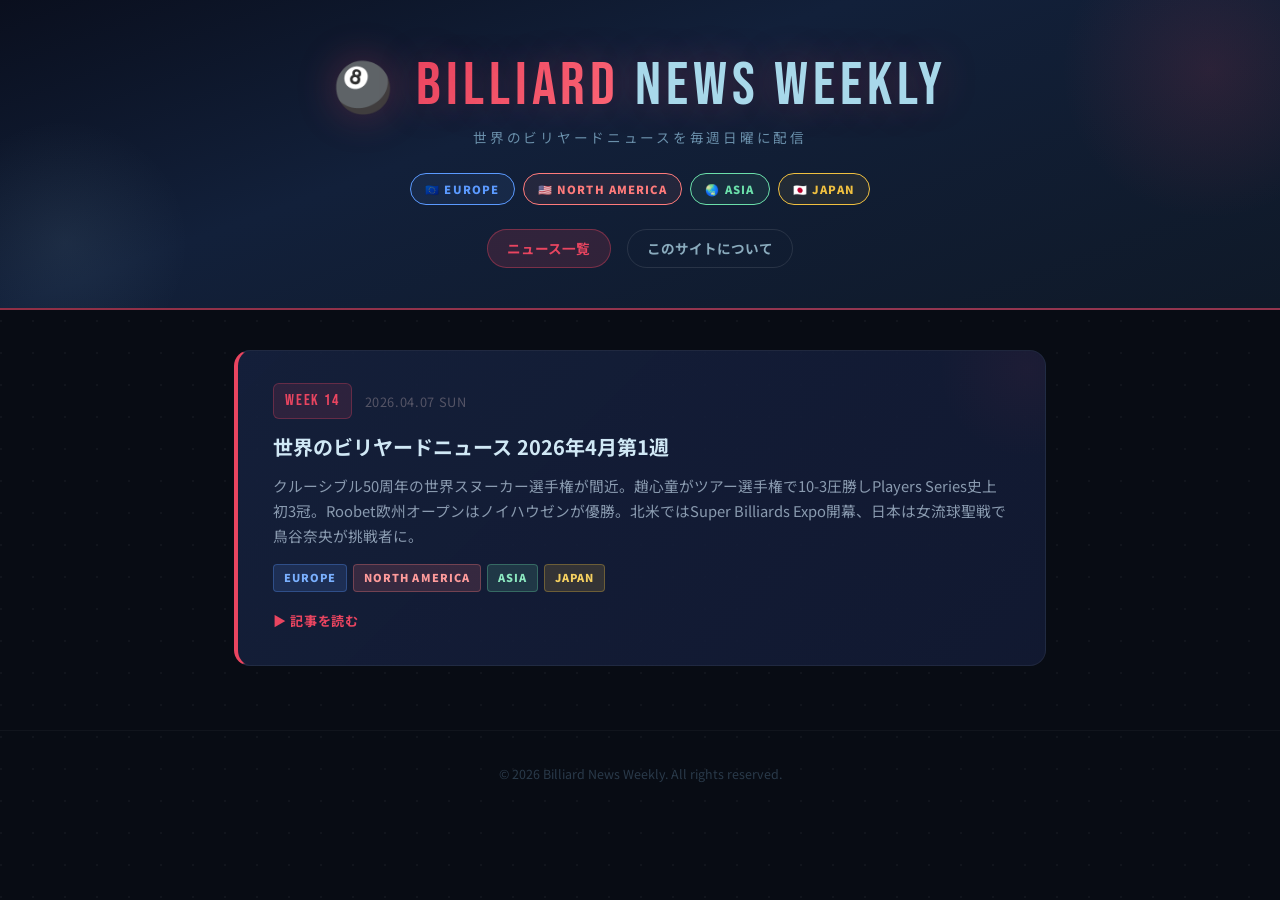
<file: index.html>
<!DOCTYPE html>
<html lang="ja">
<head>
  <meta charset="UTF-8">
  <meta name="viewport" content="width=device-width, initial-scale=1.0">
  <title>Billiard News Weekly - 世界のビリヤードニュース</title>
  <meta name="description" content="ヨーロッパ・北米・アジア・日本のビリヤード・スヌーカー・プールの最新ニュースを毎週日曜に配信。大会結果・選手情報・イベント情報をまとめてお届け。">
  <meta name="keywords" content="ビリヤード,スヌーカー,プール,ニュース,JPBA,JAPA,9ボール,10ボール,8ボール">
  <meta name="author" content="Billiard News Weekly">
  <meta name="google-site-verification" content="KVeQwLoVUD3M-bg9tCD7OpKXRF1hNLzjZKoh_iInORY" />
  <link rel="canonical" href="https://baka0910.github.io/billiards-blog/">
  <!-- OGP -->
  <meta property="og:type" content="website">
  <meta property="og:title" content="Billiard News Weekly - 世界のビリヤードニュース">
  <meta property="og:description" content="ヨーロッパ・北米・アジア・日本のビリヤード・スヌーカー・プールの最新ニュースを毎週日曜に配信。">
  <meta property="og:url" content="https://baka0910.github.io/billiards-blog/">
  <meta property="og:site_name" content="Billiard News Weekly">
  <meta property="og:image" content="https://baka0910.github.io/billiards-blog/ogp.png">
  <!-- Twitter Card -->
  <meta name="twitter:card" content="summary_large_image">
  <meta name="twitter:title" content="Billiard News Weekly - 世界のビリヤードニュース">
  <meta name="twitter:description" content="ヨーロッパ・北米・アジア・日本のビリヤード・スヌーカー・プールの最新ニュースを毎週日曜に配信。">
  <meta name="twitter:image" content="https://baka0910.github.io/billiards-blog/ogp.png">
  <link rel="stylesheet" href="style.css">
</head>
<body>
  <header>
    <div class="site-title">
      <span class="icon">🎱</span>
      <span class="billiard">BILLIARD</span> <span class="news">NEWS WEEKLY</span>
    </div>
    <p class="site-subtitle">世界のビリヤードニュースを毎週日曜に配信</p>
    <div class="region-bar">
      <span class="region-pill europe">🇪🇺 EUROPE</span>
      <span class="region-pill usa">🇺🇸 NORTH AMERICA</span>
      <span class="region-pill asia">🌏 ASIA</span>
      <span class="region-pill japan">🇯🇵 JAPAN</span>
    </div>
    <nav>
      <a href="index.html" class="active">ニュース一覧</a>
      <a href="about.html">このサイトについて</a>
    </nav>
  </header>

  <main>
    <div class="news-list">

      <a href="posts/2026-04-07_weekly-news.html" class="news-card">
        <div class="card-meta">
          <span class="card-week">WEEK 14</span>
          <span class="card-date">2026.04.07 SUN</span>
        </div>
        <h2>世界のビリヤードニュース 2026年4月第1週</h2>
        <p class="card-summary">クルーシブル50周年の世界スヌーカー選手権が間近。趙心童がツアー選手権で10-3圧勝しPlayers Series史上初3冠。Roobet欧州オープンはノイハウゼンが優勝。北米ではSuper Billiards Expo開幕、日本は女流球聖戦で鳥谷奈央が挑戦者に。</p>
        <div class="card-tags">
          <span class="tag tag-europe">EUROPE</span>
          <span class="tag tag-usa">NORTH AMERICA</span>
          <span class="tag tag-asia">ASIA</span>
          <span class="tag tag-japan">JAPAN</span>
        </div>
        <span class="read-more">▶ 記事を読む</span>
      </a>

    </div>
  </main>

  <footer>
    <p>&copy; 2026 Billiard News Weekly. All rights reserved.</p>
  </footer>
</body>
</html>
</file>
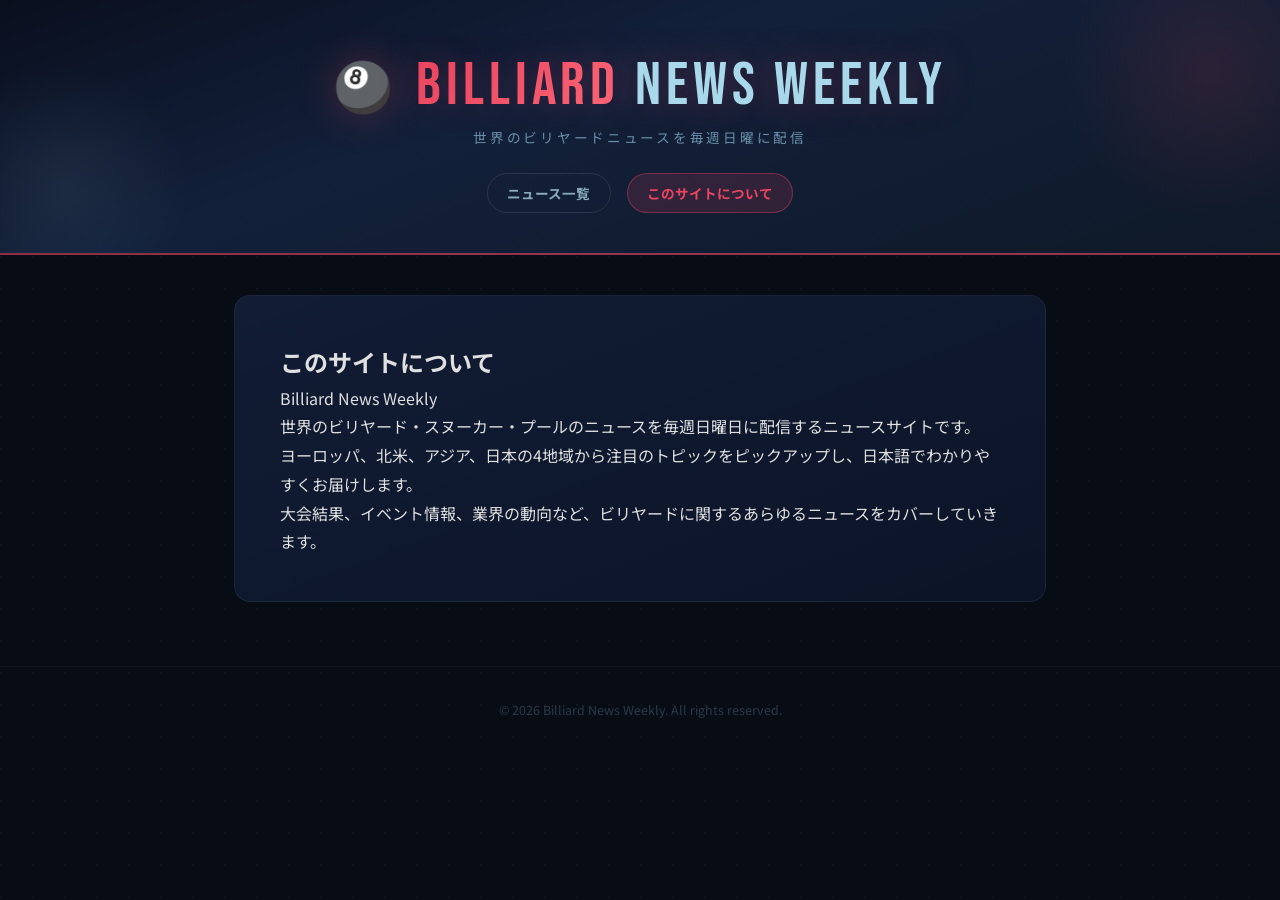
<file: about.html>
<!DOCTYPE html>
<html lang="ja">
<head>
  <meta charset="UTF-8">
  <meta name="viewport" content="width=device-width, initial-scale=1.0">
  <title>このサイトについて - Billiard News Weekly</title>
  <meta name="description" content="Billiard News Weeklyは、世界のビリヤード・スヌーカー・プールのニュースを毎週日曜日に配信するニュースサイトです。">
  <link rel="canonical" href="https://baka0910.github.io/billiards-blog/about.html">
  <meta property="og:type" content="website">
  <meta property="og:title" content="このサイトについて - Billiard News Weekly">
  <meta property="og:description" content="世界のビリヤードニュースを毎週日曜に配信。ヨーロッパ・北米・アジア・日本の4地域をカバー。">
  <meta property="og:url" content="https://baka0910.github.io/billiards-blog/about.html">
  <meta property="og:image" content="https://baka0910.github.io/billiards-blog/ogp.png">
  <meta name="twitter:card" content="summary_large_image">
  <link rel="stylesheet" href="style.css">
</head>
<body>
  <header>
    <div class="site-title">
      <span class="icon">🎱</span>
      <span class="billiard">BILLIARD</span> <span class="news">NEWS WEEKLY</span>
    </div>
    <p class="site-subtitle">世界のビリヤードニュースを毎週日曜に配信</p>
    <nav>
      <a href="index.html">ニュース一覧</a>
      <a href="about.html" class="active">このサイトについて</a>
    </nav>
  </header>

  <main>
    <article class="article-content">
      <h2>このサイトについて</h2>
      <time>Billiard News Weekly</time>
      <p>世界のビリヤード・スヌーカー・プールのニュースを毎週日曜日に配信するニュースサイトです。</p>
      <p>ヨーロッパ、北米、アジア、日本の4地域から注目のトピックをピックアップし、日本語でわかりやすくお届けします。</p>
      <p>大会結果、イベント情報、業界の動向など、ビリヤードに関するあらゆるニュースをカバーしていきます。</p>
    </article>
  </main>

  <footer>
    <p>&copy; 2026 Billiard News Weekly. All rights reserved.</p>
  </footer>
</body>
</html>
</file>
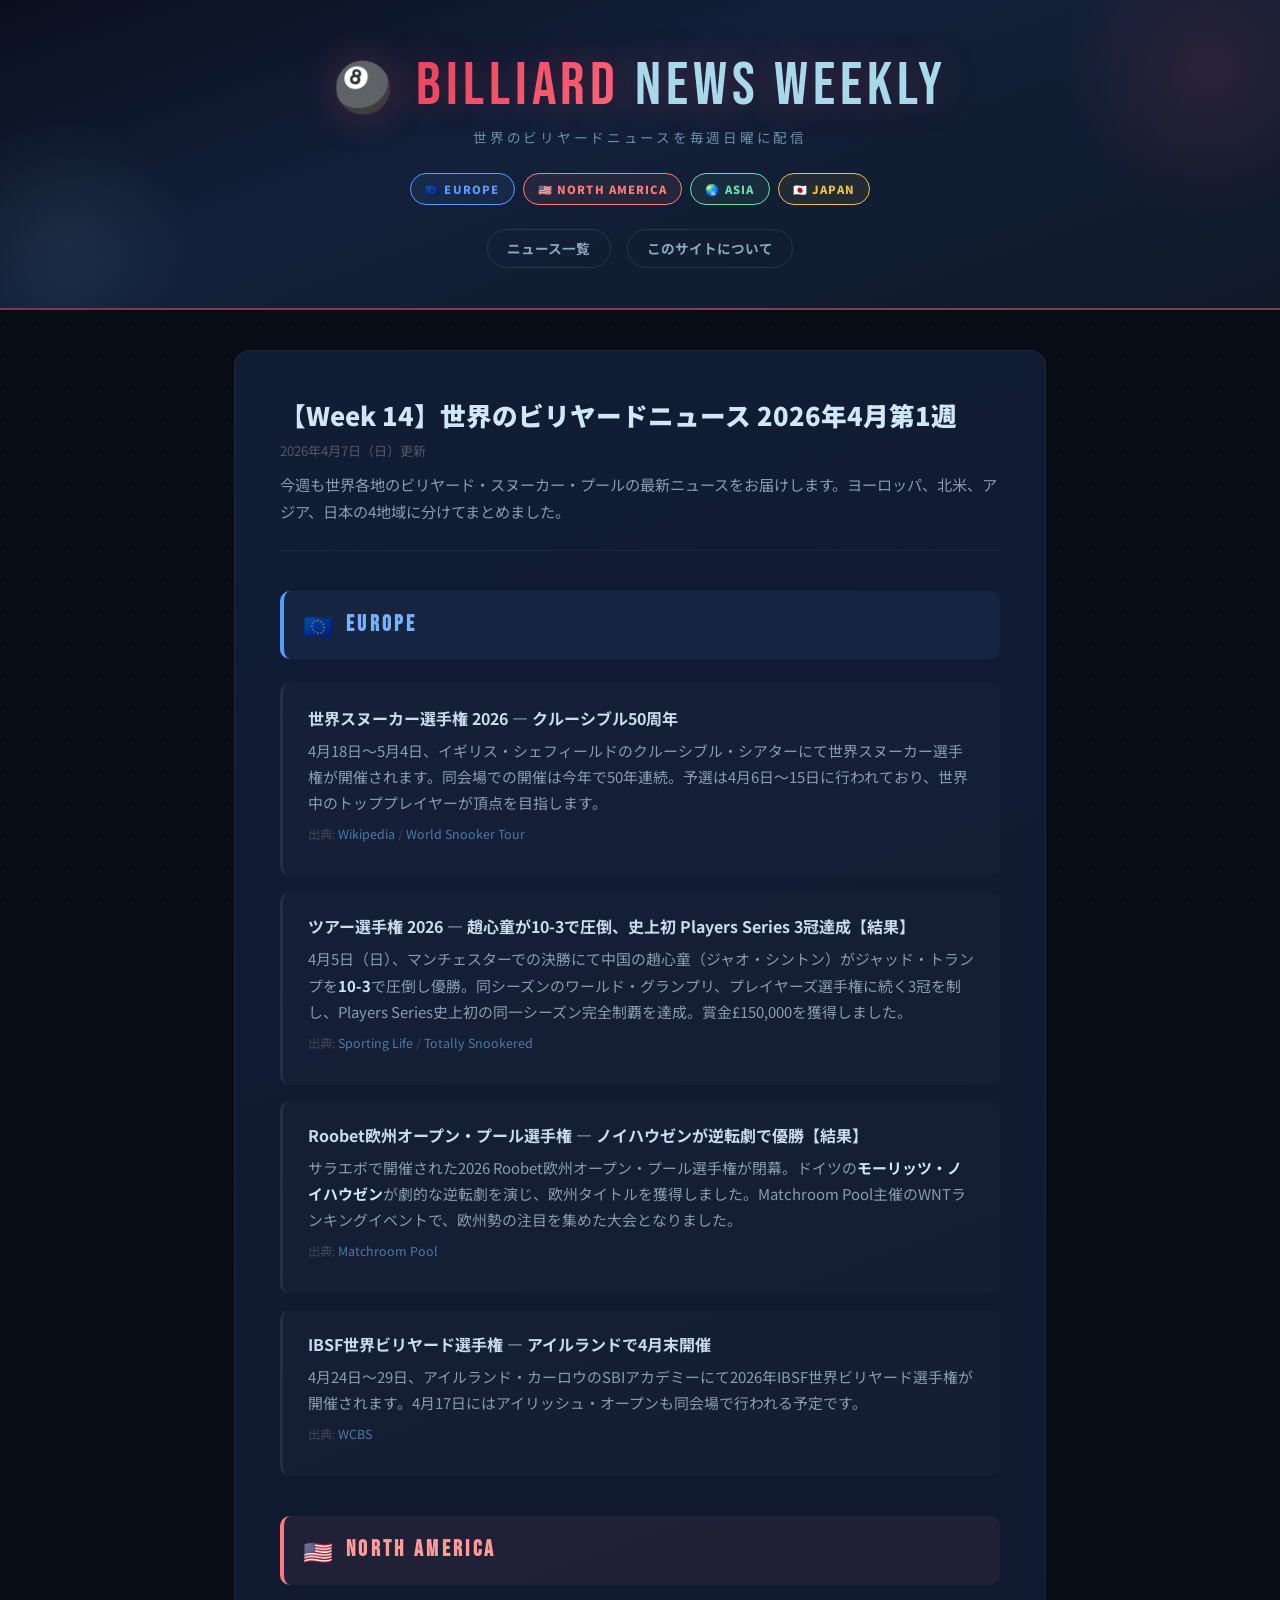
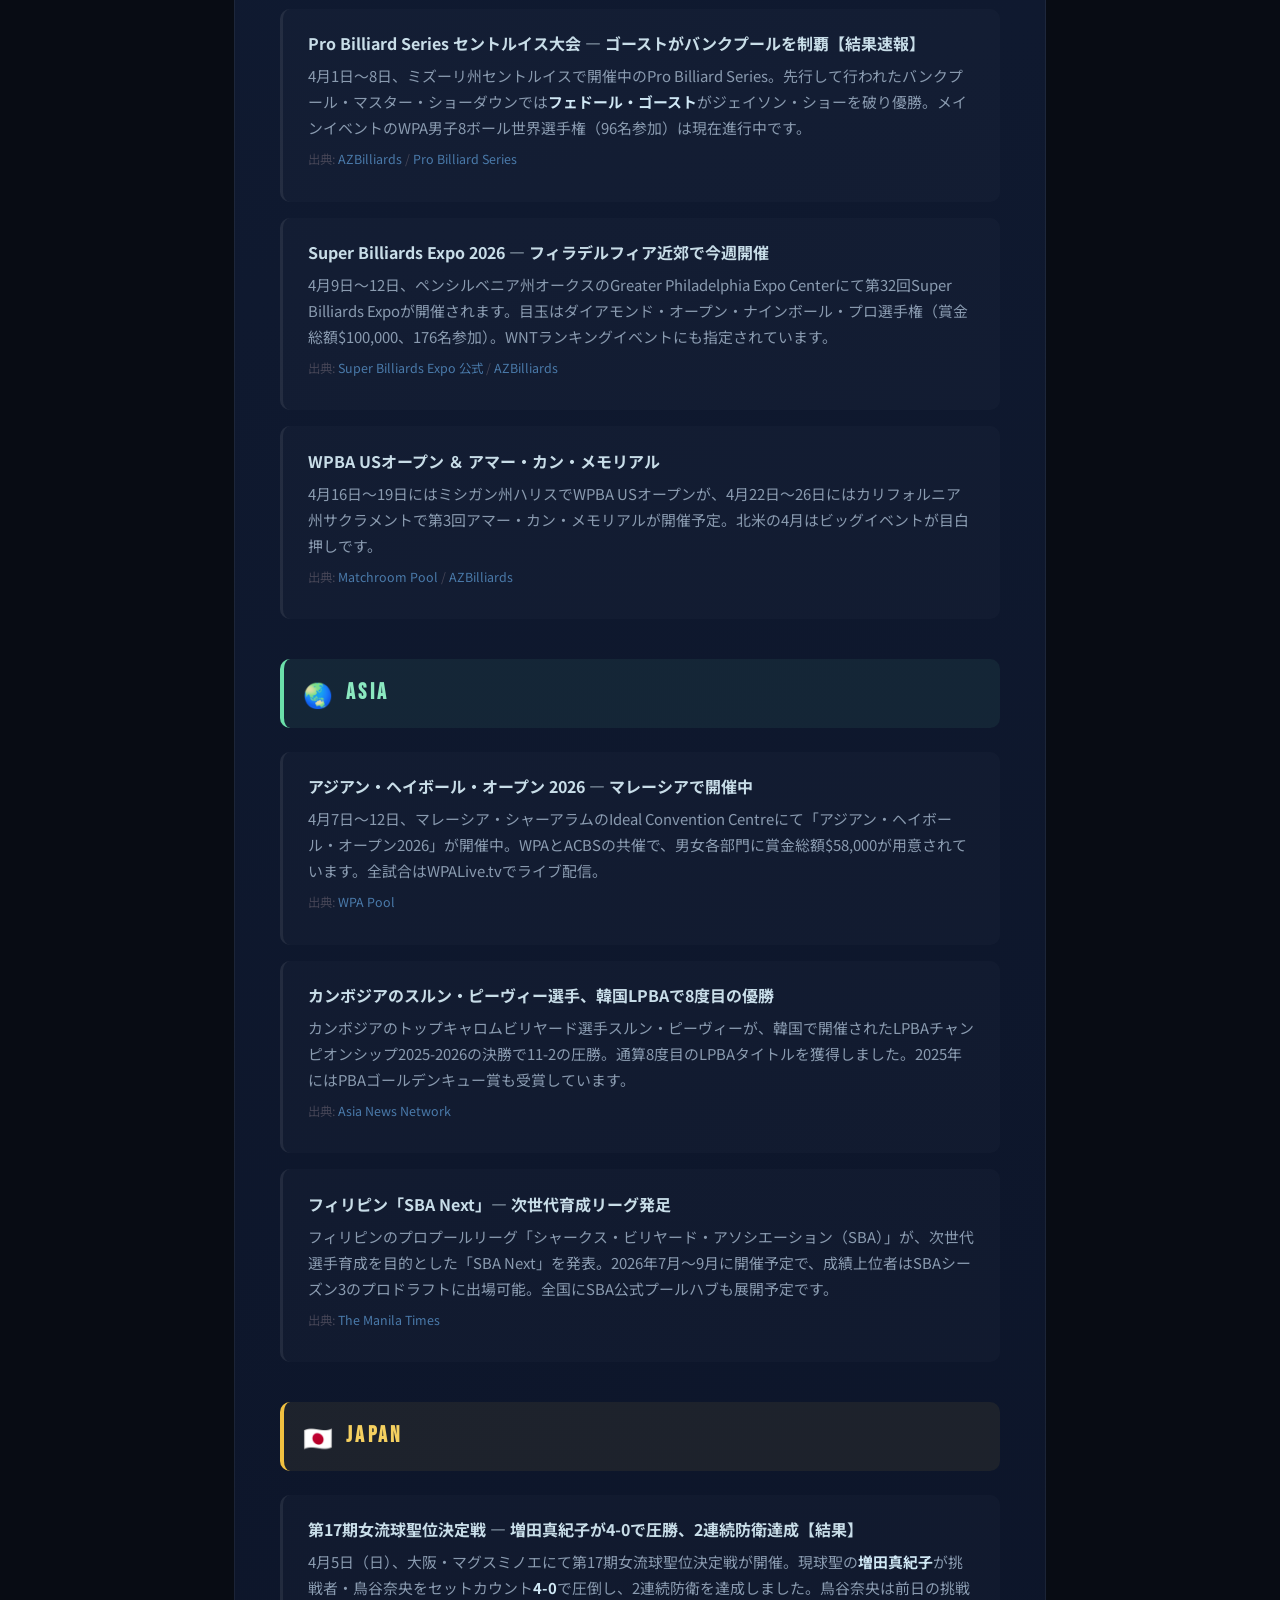
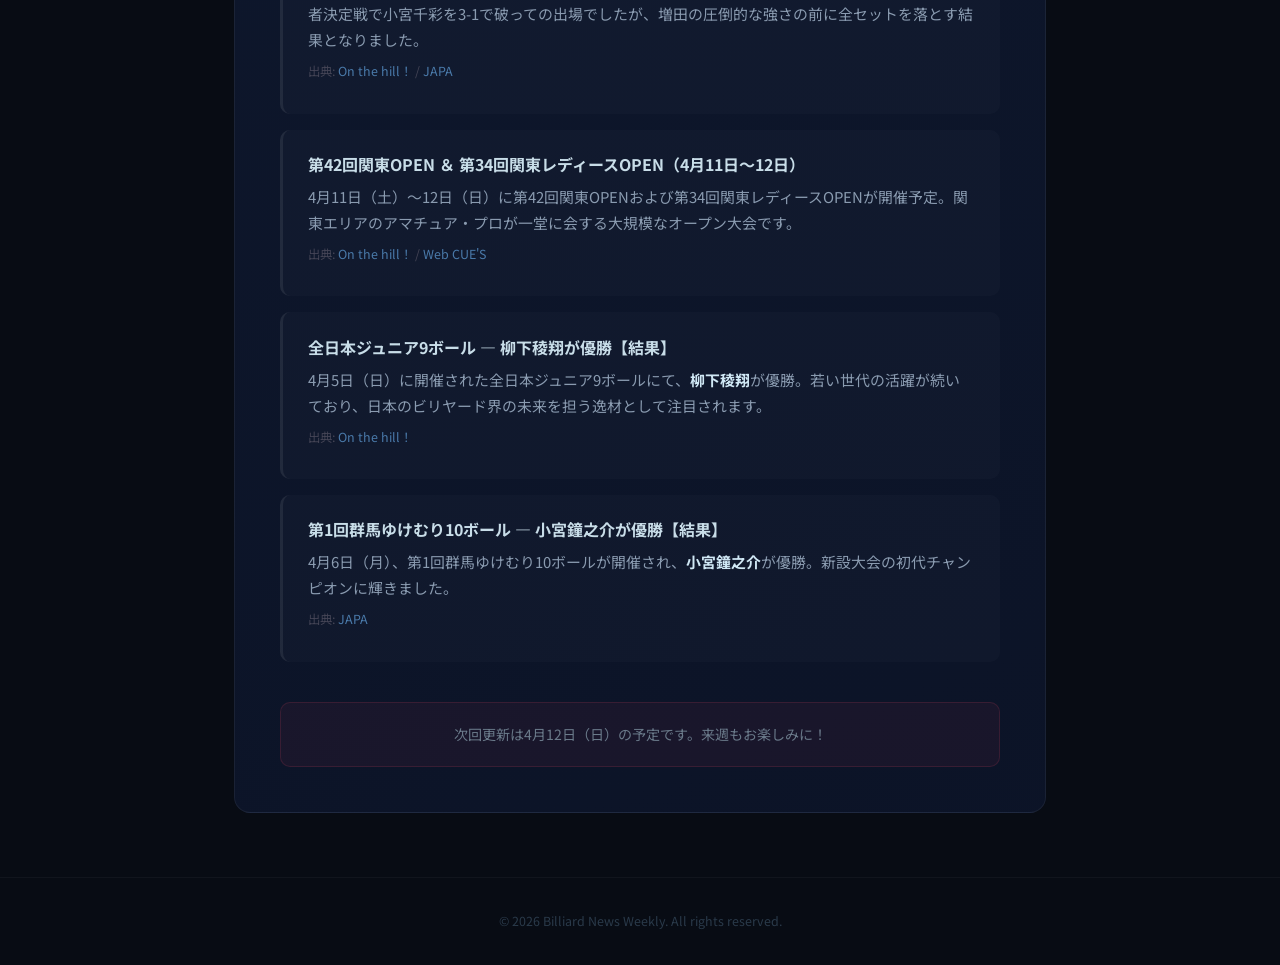
<file: posts/2026-04-07_weekly-news.html>
<!DOCTYPE html>
<html lang="ja">
<head>
  <meta charset="UTF-8">
  <meta name="viewport" content="width=device-width, initial-scale=1.0">
  <title>【Week 14】世界のビリヤードニュース 2026年4月第1週 - Billiard News Weekly</title>
  <meta name="description" content="2026年4月第1週のビリヤードニュース。趙心童がツアー選手権10-3圧勝・Players Series史上初3冠、増田真紀子が女流球聖位2連続防衛、Super Billiards Expo開催など。">
  <meta name="keywords" content="ビリヤード,スヌーカー,プール,趙心童,増田真紀子,女流球聖戦,世界スヌーカー選手権,2026">
  <link rel="canonical" href="https://baka0910.github.io/billiards-blog/posts/2026-04-07_weekly-news.html">
  <meta property="og:type" content="article">
  <meta property="og:title" content="【Week 14】世界のビリヤードニュース 2026年4月第1週">
  <meta property="og:description" content="趙心童がツアー選手権Players Series史上初3冠、増田真紀子が女流球聖位2連続防衛。ヨーロッパ・北米・アジア・日本の最新ビリヤードニュース。">
  <meta property="og:url" content="https://baka0910.github.io/billiards-blog/posts/2026-04-07_weekly-news.html">
  <meta property="og:image" content="https://baka0910.github.io/billiards-blog/ogp.png">
  <meta property="article:published_time" content="2026-04-07">
  <meta name="twitter:card" content="summary_large_image">
  <meta name="twitter:title" content="【Week 14】世界のビリヤードニュース 2026年4月第1週">
  <meta name="twitter:description" content="趙心童がPlayers Series史上初3冠、増田真紀子が女流球聖位2連続防衛。世界4地域のビリヤード最新情報。">
  <meta name="twitter:image" content="https://baka0910.github.io/billiards-blog/ogp.png">
  <link rel="stylesheet" href="../style.css">
</head>
<body>
  <header>
    <div class="site-title">
      <span class="icon">🎱</span>
      <span class="billiard">BILLIARD</span> <span class="news">NEWS WEEKLY</span>
    </div>
    <p class="site-subtitle">世界のビリヤードニュースを毎週日曜に配信</p>
    <div class="region-bar">
      <a href="#europe" class="region-pill europe">🇪🇺 EUROPE</a>
      <a href="#usa" class="region-pill usa">🇺🇸 NORTH AMERICA</a>
      <a href="#asia" class="region-pill asia">🌏 ASIA</a>
      <a href="#japan" class="region-pill japan">🇯🇵 JAPAN</a>
    </div>
    <nav>
      <a href="../index.html">ニュース一覧</a>
      <a href="../about.html">このサイトについて</a>
    </nav>
  </header>

  <main>
    <article class="article-content">
      <h2 class="article-title">【Week 14】世界のビリヤードニュース 2026年4月第1週</h2>
      <time class="article-date" datetime="2026-04-07">2026年4月7日（日）更新</time>
      <p class="article-lead">今週も世界各地のビリヤード・スヌーカー・プールの最新ニュースをお届けします。ヨーロッパ、北米、アジア、日本の4地域に分けてまとめました。</p>

      <!-- ========== ヨーロッパ ========== -->
      <div id="europe" class="region-section">
        <div class="region-header europe">
          <span class="region-flag">🇪🇺</span>
          <h2>EUROPE</h2>
        </div>

        <div class="news-item">
          <h3>世界スヌーカー選手権 2026 ― クルーシブル50周年</h3>
          <p>4月18日〜5月4日、イギリス・シェフィールドのクルーシブル・シアターにて世界スヌーカー選手権が開催されます。同会場での開催は今年で50年連続。予選は4月6日〜15日に行われており、世界中のトッププレイヤーが頂点を目指します。</p>
          <p class="source">出典: <a href="https://en.wikipedia.org/wiki/2026_World_Snooker_Championship" target="_blank">Wikipedia</a> / <a href="https://www.wst.tv/news/2026/april/05/top-16-schedule-confirmed-for-the-crucible/" target="_blank">World Snooker Tour</a></p>
        </div>

        <div class="news-item">
          <h3>ツアー選手権 2026 ― 趙心童が10-3で圧倒、史上初 Players Series 3冠達成【結果】</h3>
          <p>4月5日（日）、マンチェスターでの決勝にて中国の趙心童（ジャオ・シントン）がジャッド・トランプを<strong>10-3</strong>で圧倒し優勝。同シーズンのワールド・グランプリ、プレイヤーズ選手権に続く3冠を制し、Players Series史上初の同一シーズン完全制覇を達成。賞金£150,000を獲得しました。</p>
          <p class="source">出典: <a href="https://www.sportinglife.com/snooker/news/zhao-xintong-beats-judd-trump-10-3-in-tour-championship-final/231293" target="_blank">Sporting Life</a> / <a href="https://www.totallysnookered.com/sport/snooker/tournaments/tour-championship/zhao-xintong-completes-historic-players-series-hat-trick-after-dominant-tour-championship-snooker-triumph-6564175" target="_blank">Totally Snookered</a></p>
        </div>

        <div class="news-item">
          <h3>Roobet欧州オープン・プール選手権 ― ノイハウゼンが逆転劇で優勝【結果】</h3>
          <p>サラエボで開催された2026 Roobet欧州オープン・プール選手権が閉幕。ドイツの<strong>モーリッツ・ノイハウゼン</strong>が劇的な逆転劇を演じ、欧州タイトルを獲得しました。Matchroom Pool主催のWNTランキングイベントで、欧州勢の注目を集めた大会となりました。</p>
          <p class="source">出典: <a href="https://matchroompool.com/events/2026-european-open-pool-championship/" target="_blank">Matchroom Pool</a></p>
        </div>

        <div class="news-item">
          <h3>IBSF世界ビリヤード選手権 ― アイルランドで4月末開催</h3>
          <p>4月24日〜29日、アイルランド・カーロウのSBIアカデミーにて2026年IBSF世界ビリヤード選手権が開催されます。4月17日にはアイリッシュ・オープンも同会場で行われる予定です。</p>
          <p class="source">出典: <a href="https://wcbs.sport/2026-ibsf-world-billiards-championship/" target="_blank">WCBS</a></p>
        </div>
      </div>

      <!-- ========== 北米 ========== -->
      <div id="usa" class="region-section">
        <div class="region-header usa">
          <span class="region-flag">🇺🇸</span>
          <h2>NORTH AMERICA</h2>
        </div>

        <div class="news-item">
          <h3>Pro Billiard Series セントルイス大会 ― ゴーストがバンクプールを制覇【結果速報】</h3>
          <p>4月1日〜8日、ミズーリ州セントルイスで開催中のPro Billiard Series。先行して行われたバンクプール・マスター・ショーダウンでは<strong>フェドール・ゴースト</strong>がジェイソン・ショーを破り優勝。メインイベントのWPA男子8ボール世界選手権（96名参加）は現在進行中です。</p>
          <p class="source">出典: <a href="https://www.azbilliards.com/fedor-gorst-wins-bank-pool-master-showdown-as-pro-billiard-series-kicks-off-in-st-louis/" target="_blank">AZBilliards</a> / <a href="https://probilliardseries.com/event/2026-saint-louis/" target="_blank">Pro Billiard Series</a></p>
        </div>

        <div class="news-item">
          <h3>Super Billiards Expo 2026 ― フィラデルフィア近郊で今週開催</h3>
          <p>4月9日〜12日、ペンシルベニア州オークスのGreater Philadelphia Expo Centerにて第32回Super Billiards Expoが開催されます。目玉はダイアモンド・オープン・ナインボール・プロ選手権（賞金総額$100,000、176名参加）。WNTランキングイベントにも指定されています。</p>
          <p class="source">出典: <a href="https://superbilliardsexpo.com/" target="_blank">Super Billiards Expo 公式</a> / <a href="https://www.azbilliards.com/tournament/248103-2026-super-billiards-expo-open-nineball-pro-players-championship/" target="_blank">AZBilliards</a></p>
        </div>

        <div class="news-item">
          <h3>WPBA USオープン ＆ アマー・カン・メモリアル</h3>
          <p>4月16日〜19日にはミシガン州ハリスでWPBA USオープンが、4月22日〜26日にはカリフォルニア州サクラメントで第3回アマー・カン・メモリアルが開催予定。北米の4月はビッグイベントが目白押しです。</p>
          <p class="source">出典: <a href="https://matchroompool.com/schedule/" target="_blank">Matchroom Pool</a> / <a href="https://www.azbilliards.com/" target="_blank">AZBilliards</a></p>
        </div>
      </div>

      <!-- ========== アジア ========== -->
      <div id="asia" class="region-section">
        <div class="region-header asia">
          <span class="region-flag">🌏</span>
          <h2>ASIA</h2>
        </div>

        <div class="news-item">
          <h3>アジアン・ヘイボール・オープン 2026 ― マレーシアで開催中</h3>
          <p>4月7日〜12日、マレーシア・シャーアラムのIdeal Convention Centreにて「アジアン・ヘイボール・オープン2026」が開催中。WPAとACBSの共催で、男女各部門に賞金総額$58,000が用意されています。全試合はWPALive.tvでライブ配信。</p>
          <p class="source">出典: <a href="https://wpapool.com/asian-heyball-open-2026-confirmed-for-malaysia/" target="_blank">WPA Pool</a></p>
        </div>

        <div class="news-item">
          <h3>カンボジアのスルン・ピーヴィー選手、韓国LPBAで8度目の優勝</h3>
          <p>カンボジアのトップキャロムビリヤード選手スルン・ピーヴィーが、韓国で開催されたLPBAチャンピオンシップ2025-2026の決勝で11-2の圧勝。通算8度目のLPBAタイトルを獲得しました。2025年にはPBAゴールデンキュー賞も受賞しています。</p>
          <p class="source">出典: <a href="https://asianews.network/cambodias-top-billiards-player-sruong-pheavy-wins-lpba-championship-2025-2026-in-south-korea/" target="_blank">Asia News Network</a></p>
        </div>

        <div class="news-item">
          <h3>フィリピン「SBA Next」― 次世代育成リーグ発足</h3>
          <p>フィリピンのプロプールリーグ「シャークス・ビリヤード・アソシエーション（SBA）」が、次世代選手育成を目的とした「SBA Next」を発表。2026年7月〜9月に開催予定で、成績上位者はSBAシーズン3のプロドラフトに出場可能。全国にSBA公式プールハブも展開予定です。</p>
          <p class="source">出典: <a href="https://www.manilatimes.net/2026/03/28/sports/sba-next-aims-to-secure-future-of-ph-billiards/2309180" target="_blank">The Manila Times</a></p>
        </div>
      </div>

      <!-- ========== 日本 ========== -->
      <div id="japan" class="region-section">
        <div class="region-header japan">
          <span class="region-flag">🇯🇵</span>
          <h2>JAPAN</h2>
        </div>

        <div class="news-item">
          <h3>第17期女流球聖位決定戦 ― 増田真紀子が4-0で圧勝、2連続防衛達成【結果】</h3>
          <p>4月5日（日）、大阪・マグスミノエにて第17期女流球聖位決定戦が開催。現球聖の<strong>増田真紀子</strong>が挑戦者・鳥谷奈央をセットカウント<strong>4-0</strong>で圧倒し、2連続防衛を達成しました。鳥谷奈央は前日の挑戦者決定戦で小宮千彩を3-1で破っての出場でしたが、増田の圧倒的な強さの前に全セットを落とす結果となりました。</p>
          <p class="source">出典: <a href="https://www.onthehill.jp/archives/102141" target="_blank">On the hill！</a> / <a href="https://japa.ne.jp/?p=25665" target="_blank">JAPA</a></p>
        </div>

        <div class="news-item">
          <h3>第42回関東OPEN ＆ 第34回関東レディースOPEN（4月11日〜12日）</h3>
          <p>4月11日（土）〜12日（日）に第42回関東OPENおよび第34回関東レディースOPENが開催予定。関東エリアのアマチュア・プロが一堂に会する大規模なオープン大会です。</p>
          <p class="source">出典: <a href="https://www.onthehill.jp/schedule" target="_blank">On the hill！</a> / <a href="https://www.billiards-cues.jp/schedule/" target="_blank">Web CUE'S</a></p>
        </div>

        <div class="news-item">
          <h3>全日本ジュニア9ボール ― 柳下稜翔が優勝【結果】</h3>
          <p>4月5日（日）に開催された全日本ジュニア9ボールにて、<strong>柳下稜翔</strong>が優勝。若い世代の活躍が続いており、日本のビリヤード界の未来を担う逸材として注目されます。</p>
          <p class="source">出典: <a href="https://www.onthehill.jp/" target="_blank">On the hill！</a></p>
        </div>

        <div class="news-item">
          <h3>第1回群馬ゆけむり10ボール ― 小宮鐘之介が優勝【結果】</h3>
          <p>4月6日（月）、第1回群馬ゆけむり10ボールが開催され、<strong>小宮鐘之介</strong>が優勝。新設大会の初代チャンピオンに輝きました。</p>
          <p class="source">出典: <a href="https://japa.ne.jp/?p=25686" target="_blank">JAPA</a></p>
        </div>
      </div>

      <div class="next-update">次回更新は4月12日（日）の予定です。来週もお楽しみに！</div>
    </article>
  </main>

  <footer>
    <p>&copy; 2026 Billiard News Weekly. All rights reserved.</p>
  </footer>
</body>
</html>
</file>
<file: style.css>
@import url('https://fonts.googleapis.com/css2?family=Noto+Sans+JP:wght@400;700;900&family=Bebas+Neue&display=swap');

html {
  scroll-behavior: smooth;
}

* {
  margin: 0;
  padding: 0;
  box-sizing: border-box;
}

/* ===== ベース ===== */
body {
  font-family: "Noto Sans JP", "Hiragino Kaku Gothic ProN", sans-serif;
  background-color: #080c14;
  color: #e0e0e0;
  line-height: 1.8;
  min-height: 100vh;
}

/* ===== ビリヤード台の格子柄背景 ===== */
body::before {
  content: "";
  position: fixed;
  inset: 0;
  background-image:
    radial-gradient(circle at 1px 1px, rgba(255,255,255,0.04) 1px, transparent 0);
  background-size: 32px 32px;
  pointer-events: none;
  z-index: 0;
}

/* ===== ヘッダー ===== */
header {
  position: relative;
  z-index: 1;
  background: linear-gradient(160deg, #0a0f1e 0%, #12203a 40%, #0f1928 100%);
  padding: 3.5rem 2rem 2.5rem;
  text-align: center;
  overflow: hidden;
  border-bottom: 2px solid rgba(233, 69, 96, 0.6);
}

/* ラック（三角形）の装飾 */
header::before {
  content: "";
  position: absolute;
  top: -80px;
  right: -80px;
  width: 300px;
  height: 300px;
  background: radial-gradient(circle, rgba(233,69,96,0.12) 0%, transparent 70%);
  border-radius: 50%;
}
header::after {
  content: "";
  position: absolute;
  bottom: -60px;
  left: -60px;
  width: 250px;
  height: 250px;
  background: radial-gradient(circle, rgba(168,216,234,0.08) 0%, transparent 70%);
  border-radius: 50%;
}

.site-title {
  font-family: 'Bebas Neue', sans-serif;
  font-size: 3.8rem;
  letter-spacing: 0.08em;
  line-height: 1;
  margin-bottom: 0.5rem;
  position: relative;
  z-index: 1;
  text-shadow: 0 0 40px rgba(233,69,96,0.3);
}

.site-title .icon {
  font-size: 3rem;
  margin-right: 0.2rem;
  display: inline-block;
  animation: spin-ball 8s linear infinite;
  transform-origin: center;
}

@keyframes spin-ball {
  0%   { transform: rotate(0deg); }
  100% { transform: rotate(360deg); }
}

.site-title .billiard {
  color: #e94560;
  background: linear-gradient(135deg, #e94560, #ff6b7a);
  -webkit-background-clip: text;
  -webkit-text-fill-color: transparent;
  background-clip: text;
}

.site-title .news {
  color: #a8d8ea;
}

.site-subtitle {
  color: #6a8faa;
  font-size: 0.85rem;
  letter-spacing: 0.2em;
  text-transform: uppercase;
  margin-bottom: 1.5rem;
  position: relative;
  z-index: 1;
}

/* 地域インジケーターバー */
.region-bar {
  display: flex;
  justify-content: center;
  gap: 0.5rem;
  margin-bottom: 1.5rem;
  position: relative;
  z-index: 1;
}

.region-pill {
  font-size: 0.7rem;
  font-weight: 900;
  letter-spacing: 0.1em;
  padding: 0.3rem 0.9rem;
  border-radius: 20px;
  border: 1px solid;
  text-decoration: none;
  cursor: pointer;
  transition: all 0.2s;
}

.region-pill.europe { border-color: #5b9aff; color: #5b9aff; background: rgba(91,154,255,0.08); }
.region-pill.usa    { border-color: #ff7b7b; color: #ff7b7b; background: rgba(255,123,123,0.08); }
.region-pill.asia   { border-color: #6bdfaa; color: #6bdfaa; background: rgba(107,223,170,0.08); }
.region-pill.japan  { border-color: #f0c040; color: #f0c040; background: rgba(240,192,64,0.08); }

.region-pill.europe:hover { background: rgba(91,154,255,0.25); transform: translateY(-2px); }
.region-pill.usa:hover    { background: rgba(255,123,123,0.25); transform: translateY(-2px); }
.region-pill.asia:hover   { background: rgba(107,223,170,0.25); transform: translateY(-2px); }
.region-pill.japan:hover  { background: rgba(240,192,64,0.25); transform: translateY(-2px); }

/* セクションへのオフセット（ヘッダー分） */
.region-section {
  scroll-margin-top: 20px;
}

nav {
  display: flex;
  justify-content: center;
  gap: 1rem;
  position: relative;
  z-index: 1;
}

nav a {
  color: #8aabbd;
  text-decoration: none;
  font-weight: bold;
  font-size: 0.85rem;
  padding: 0.4rem 1.2rem;
  border-radius: 20px;
  border: 1px solid rgba(255,255,255,0.1);
  transition: all 0.3s;
}

nav a:hover, nav a.active {
  background: rgba(233,69,96,0.15);
  border-color: rgba(233,69,96,0.4);
  color: #e94560;
}

/* ===== メイン ===== */
main {
  position: relative;
  z-index: 1;
  max-width: 860px;
  margin: 0 auto;
  padding: 2.5rem 1.5rem 4rem;
}

/* ===== ニュースカード一覧 ===== */
.news-list {
  display: flex;
  flex-direction: column;
  gap: 1.2rem;
}

.news-card {
  display: block;
  text-decoration: none;
  color: inherit;
  background: linear-gradient(135deg, rgba(22,33,62,0.9), rgba(18,26,50,0.95));
  border-radius: 16px;
  padding: 2rem 2.2rem;
  border: 1px solid rgba(255,255,255,0.06);
  border-left: 4px solid #e94560;
  transition: transform 0.25s, box-shadow 0.25s, border-color 0.25s;
  position: relative;
  overflow: hidden;
}

.news-card::before {
  content: "";
  position: absolute;
  top: 0; right: 0;
  width: 180px; height: 180px;
  background: radial-gradient(circle, rgba(233,69,96,0.05) 0%, transparent 70%);
  border-radius: 50%;
  transform: translate(40%, -40%);
  transition: opacity 0.3s;
}

.news-card:hover {
  transform: translateY(-4px);
  box-shadow: 0 12px 40px rgba(233,69,96,0.18), 0 4px 12px rgba(0,0,0,0.4);
  border-left-color: #ff6b7a;
}

.news-card:hover::before {
  opacity: 2;
}

/* カードヘッダー行 */
.card-meta {
  display: flex;
  align-items: center;
  gap: 0.8rem;
  margin-bottom: 0.8rem;
}

.card-week {
  font-family: 'Bebas Neue', sans-serif;
  font-size: 1rem;
  color: #e94560;
  background: rgba(233,69,96,0.12);
  border: 1px solid rgba(233,69,96,0.3);
  padding: 0.15rem 0.7rem;
  border-radius: 6px;
  letter-spacing: 0.1em;
}

.card-date {
  color: #556;
  font-size: 0.8rem;
  letter-spacing: 0.05em;
}

.news-card h2 {
  color: #d0e8f5;
  font-size: 1.25rem;
  font-weight: 700;
  line-height: 1.5;
  margin-bottom: 0.7rem;
}

.card-summary {
  color: #8a9bb0;
  font-size: 0.92rem;
  line-height: 1.7;
  margin-bottom: 1rem;
}

/* 地域タグ */
.card-tags {
  display: flex;
  flex-wrap: wrap;
  gap: 0.4rem;
  margin-bottom: 0.8rem;
}

.tag {
  font-size: 0.68rem;
  font-weight: 900;
  letter-spacing: 0.1em;
  padding: 0.2rem 0.6rem;
  border-radius: 4px;
}

.tag-europe { background: rgba(91,154,255,0.15); color: #7ab0ff; border: 1px solid rgba(91,154,255,0.3); }
.tag-usa    { background: rgba(255,123,123,0.15); color: #ff9b9b; border: 1px solid rgba(255,123,123,0.3); }
.tag-asia   { background: rgba(107,223,170,0.15); color: #8be8c0; border: 1px solid rgba(107,223,170,0.3); }
.tag-japan  { background: rgba(240,192,64,0.15);  color: #f5d060; border: 1px solid rgba(240,192,64,0.3); }

.read-more {
  display: inline-flex;
  align-items: center;
  gap: 0.3rem;
  color: #e94560;
  font-size: 0.82rem;
  font-weight: bold;
  letter-spacing: 0.05em;
  transition: gap 0.2s;
}

.news-card:hover .read-more {
  gap: 0.6rem;
}

/* ===== 記事ページ ===== */
.article-content {
  background: linear-gradient(160deg, rgba(18,30,55,0.95), rgba(12,20,40,0.98));
  border-radius: 16px;
  padding: 2.8rem;
  border: 1px solid rgba(255,255,255,0.06);
}

.article-title {
  color: #d0e8f5;
  font-size: 1.6rem;
  font-weight: 900;
  line-height: 1.5;
  margin-bottom: 0.3rem;
}

.article-date {
  display: block;
  color: #556;
  font-size: 0.82rem;
  margin-bottom: 0.5rem;
}

.article-lead {
  color: #8a9bb0;
  font-size: 0.95rem;
  margin-bottom: 0.5rem;
  padding-bottom: 1.5rem;
  border-bottom: 1px solid rgba(255,255,255,0.05);
}

/* 地域セクション */
.region-section {
  margin-top: 2.5rem;
}

.region-header {
  display: flex;
  align-items: center;
  gap: 0.8rem;
  margin-bottom: 1.5rem;
  padding: 0.8rem 1.2rem;
  border-radius: 10px;
  border-left: 4px solid;
}

.region-header.europe { background: rgba(91,154,255,0.07);  border-color: #5b9aff; }
.region-header.usa    { background: rgba(255,123,123,0.07); border-color: #ff7b7b; }
.region-header.asia   { background: rgba(107,223,170,0.07); border-color: #6bdfaa; }
.region-header.japan  { background: rgba(240,192,64,0.07);  border-color: #f0c040; }

.region-flag { font-size: 1.5rem; }

.region-header h2 {
  font-family: 'Bebas Neue', sans-serif;
  font-size: 1.4rem;
  letter-spacing: 0.15em;
}

.region-header.europe h2 { color: #7ab0ff; }
.region-header.usa h2    { color: #ff9b9b; }
.region-header.asia h2   { color: #8be8c0; }
.region-header.japan h2  { color: #f5d060; }

/* 個別ニュース */
.news-item {
  background: rgba(255,255,255,0.02);
  border-radius: 10px;
  padding: 1.4rem 1.6rem;
  margin-bottom: 1rem;
  border-left: 3px solid rgba(255,255,255,0.07);
  transition: background 0.2s, border-color 0.2s, transform 0.2s;
}

.news-item:hover {
  background: rgba(255,255,255,0.04);
  border-left-color: rgba(233,69,96,0.5);
  transform: translateX(4px);
}

.news-item h3 {
  color: #c8dde8;
  font-size: 1rem;
  font-weight: 700;
  margin-bottom: 0.5rem;
  line-height: 1.5;
}

.news-item p {
  margin-bottom: 0.5rem;
  font-size: 0.93rem;
  color: #8a9bb0;
  line-height: 1.75;
}

.news-item strong {
  color: #d0e8f5;
}

.source {
  font-size: 0.78rem !important;
  color: #445 !important;
  margin-top: 0.3rem;
}

.source a {
  color: #4a7aaa;
  text-decoration: none;
  transition: color 0.2s;
}

.source a:hover {
  color: #a8d8ea;
  text-decoration: underline;
}

/* 次回予告 */
.next-update {
  text-align: center;
  margin-top: 2.5rem;
  padding: 1.2rem;
  border-radius: 10px;
  background: rgba(233,69,96,0.06);
  border: 1px solid rgba(233,69,96,0.15);
  color: #6a7a8a;
  font-size: 0.88rem;
}

/* ===== フッター ===== */
footer {
  position: relative;
  z-index: 1;
  text-align: center;
  padding: 2rem;
  color: #2a3a4a;
  font-size: 0.78rem;
  border-top: 1px solid rgba(255,255,255,0.04);
}

/* ===== Aboutページ ===== */
.about-content {
  background: linear-gradient(160deg, rgba(18,30,55,0.95), rgba(12,20,40,0.98));
  border-radius: 16px;
  padding: 2.5rem;
  border: 1px solid rgba(255,255,255,0.06);
  border-left: 4px solid #e94560;
}

.about-content h2 {
  color: #a8d8ea;
  font-size: 1.4rem;
  margin-bottom: 1rem;
}

.about-content p {
  color: #8a9bb0;
  margin-bottom: 1rem;
}

/* ===== レスポンシブ ===== */
@media (max-width: 600px) {
  .site-title { font-size: 2.5rem; }
  .article-content { padding: 1.5rem; }
  .news-card { padding: 1.4rem 1.5rem; }
  .region-bar { flex-wrap: wrap; }
}
</file>
